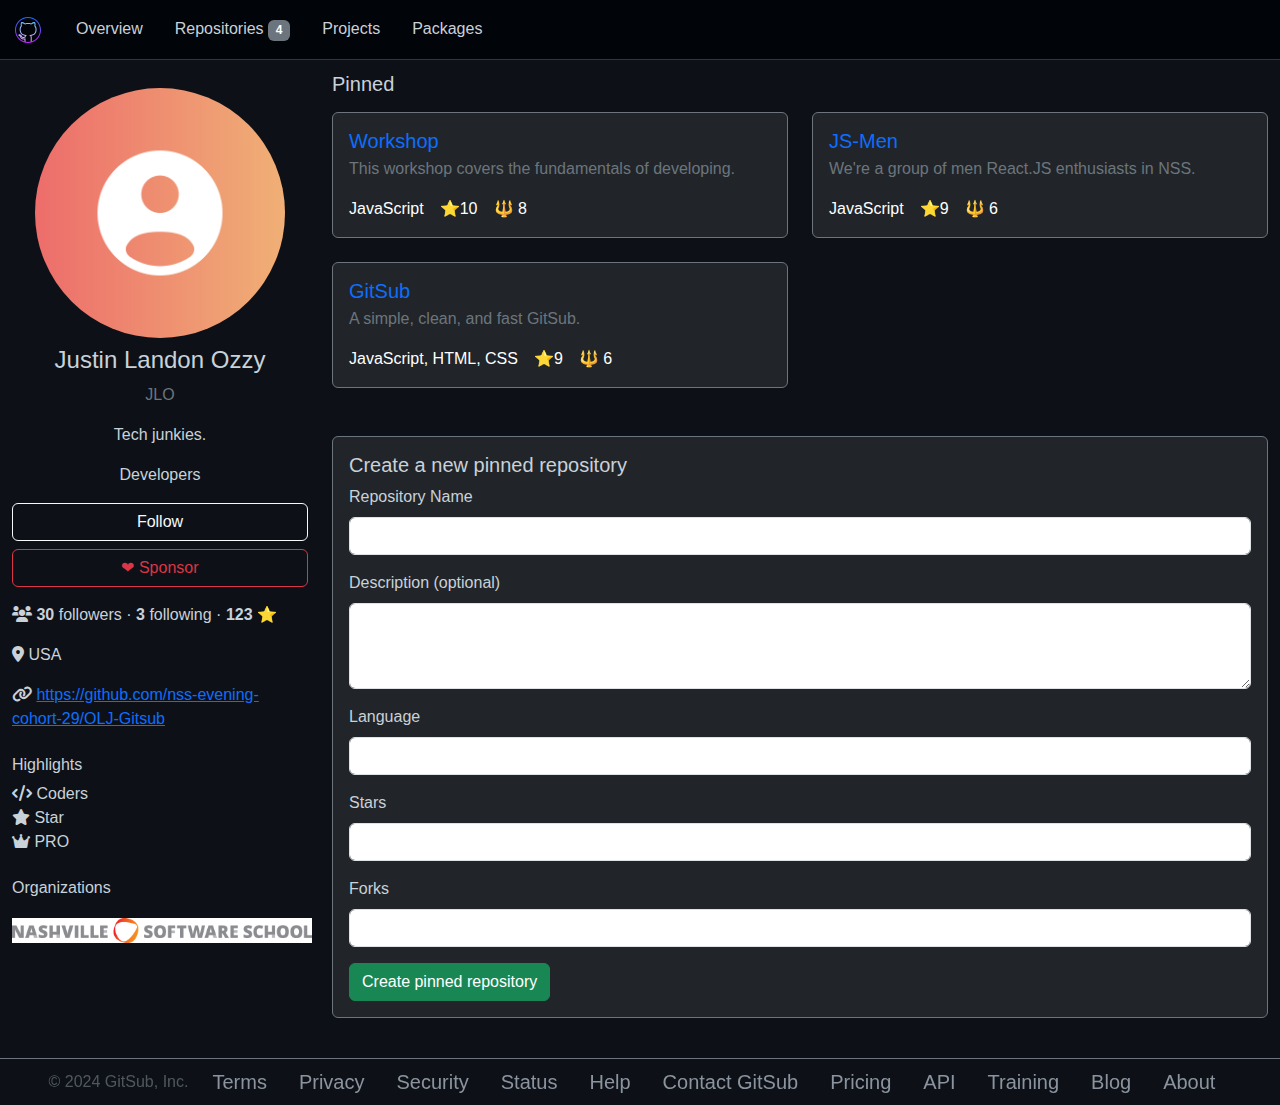
<file: pages/index.html>
<!DOCTYPE html>
<html lang="en">
<head>
    <meta charset="UTF-8">
    <meta name="viewport" content="width=device-width, initial-scale=1.0">
    <title>GitSub - Overview</title>
    <!-- Bootstrap CSS -->
    <link href="https://cdn.jsdelivr.net/npm/bootstrap@5.3.0/dist/css/bootstrap.min.css" rel="stylesheet">
    <!-- Font -->
    <link rel="stylesheet" href="https://cdnjs.cloudflare.com/ajax/libs/font-awesome/6.0.0/css/all.min.css">
    <!-- Custom CSS -->
    <link rel="stylesheet" href="../css/main.css">
    <link rel="stylesheet" href="../css/navbar.css">
    <link rel="stylesheet" href="../css/profile.css">
</head>
<body class="dark-theme">
    <div id="navbar"></div>
    
    <!-- Main content -->
    <div class="container-fluid mt-5 pt-4">
        <div class="row">
            <!-- Profile Sidebar -->
            <div class="col-md-3">
                <div class="profile-sidebar" id="profileSidebar">
                    <!-- Profile content will be dynamically inserted here -->
                </div>
            </div>
            
            <!-- Main Content -->
            <div class="col-md-9">
                <!-- Pinned Repositories Section -->
                <div class="mb-4" id="cards-section">
                    <h2 class="h5 mb-3">Pinned</h2>
                    <div class="row" id="pinnedRepos">
                        <!-- Pinned repos will be dynamically here -->
                    </div>
                </div>

                <!-- Create Pinned Repository Form -->
                <div class="card bg-dark border-secondary mb-4">
                    <div class="card-body">
                        <h3 class="card-title h5">Create a new pinned repository</h3>
                        <form data-form-type="pinned-repo" id="pinnedRepoForm">
                            <div class="mb-3">
                                <label for="repoName" class="form-label">Repository Name</label>
                                <input type="text" class="form-control" id="repoName" name="name" required>
                            </div>
                            <div class="mb-3">
                                <label for="repoDescription" class="form-label">Description (optional)</label>
                                <textarea class="form-control" id="repoDescription" name="description" rows="3"></textarea>
                            </div>
                            <div class="mb-3">
                                <label for="repoLanguage" class="form-label">Language</label>
                                <input type="text" class="form-control" id="repoLanguage" name="language" required>
                            </div>
                            <div class="mb-3">
                                <label for="repoStars" class="form-label">Stars</label>
                                <input type="number" class="form-control" id="repoStars" name="stars" required>
                            </div>
                            <div class="mb-3">
                                <label for="repoForks" class="form-label">Forks</label>
                                <input type="number" class="form-control" id="repoForks" name="forks" required>
                            </div>
                            <button type="submit" class="btn btn-success">Create pinned repository</button>
                        </form>
                    </div>
                </div>
            </div>
        </div>
    </div>

    <div id="footer"></div>
    
    <script type="module">
        import { loadComponent, renderProfile } from '../js/utils.js';
        
        document.addEventListener('DOMContentLoaded', () => {
            loadComponent('navbar', '../components/navbar.html');
            loadComponent('footer', '../components/footer.html');
            renderProfile();
        });
    </script>

    <!-- Bootstrap JS-->
    <script src="https://cdn.jsdelivr.net/npm/bootstrap@5.3.0/dist/js/bootstrap.bundle.min.js"></script>
    <!-- Custom JS -->
    <script type="module" src="../js/data.js"></script>
    <script type="module" src="../js/lists.js"></script>
    <script type="module" src="../js/forms.js"></script>
</body>
</html>
</file>
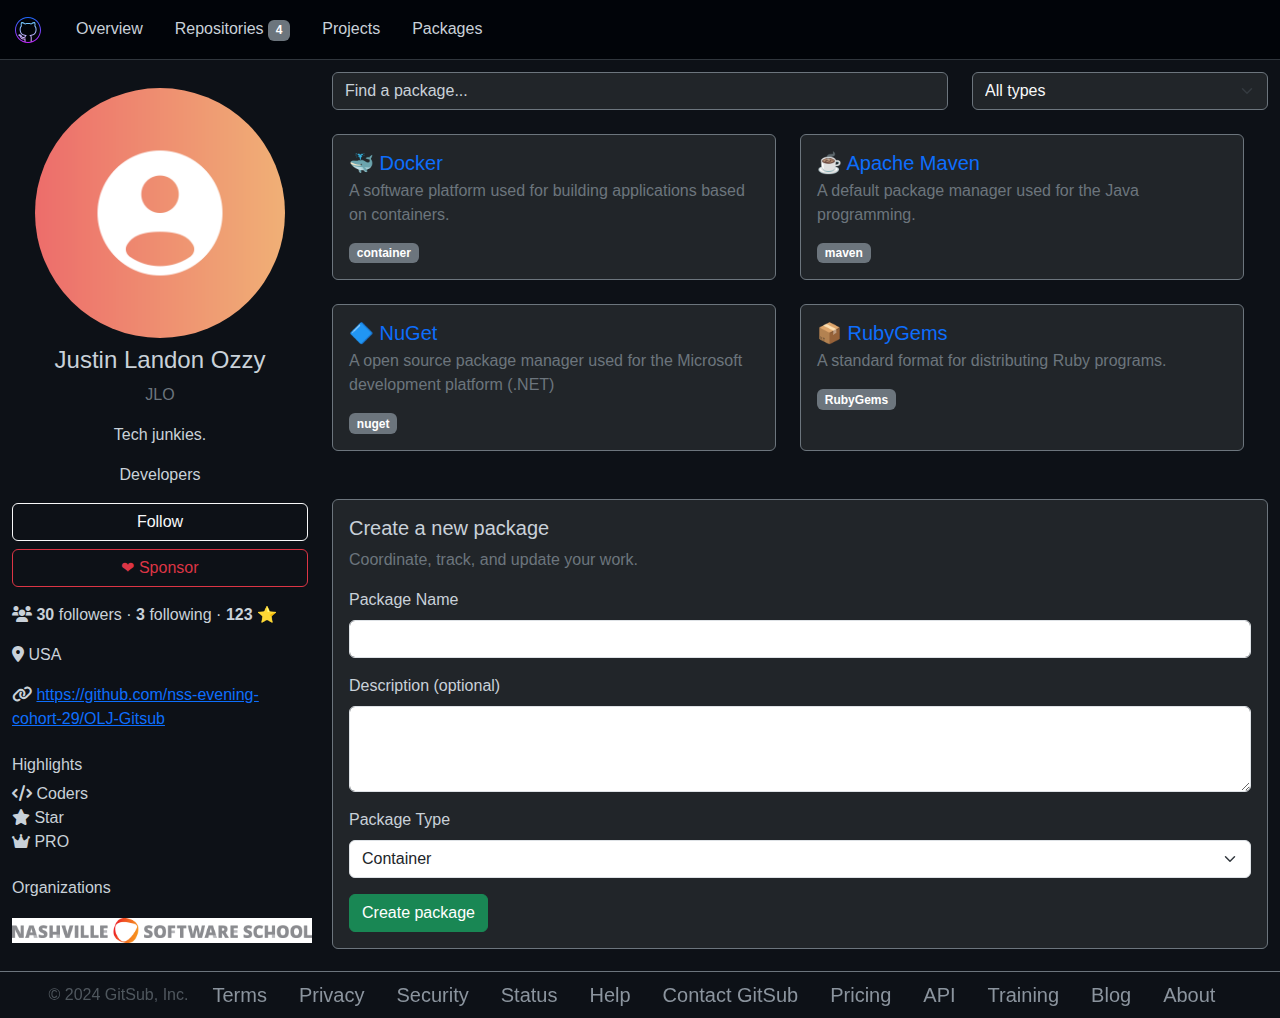
<file: pages/packages.html>
<!DOCTYPE html>
<html lang="en">
<head>
    <meta charset="UTF-8">
    <meta name="viewport" content="width=device-width, initial-scale=1.0">
    <title>GitSub - Packages</title>
    <!-- Bootstrap CSS -->
    <link href="https://cdn.jsdelivr.net/npm/bootstrap@5.3.0/dist/css/bootstrap.min.css" rel="stylesheet">
    <!-- Font -->
    <link rel="stylesheet" href="https://cdnjs.cloudflare.com/ajax/libs/font-awesome/6.0.0/css/all.min.css">
    <!-- Custom CSS -->
    <link rel="stylesheet" href="../css/main.css">
    <link rel="stylesheet" href="../css/navbar.css">
    <link rel="stylesheet" href="../css/profile.css">
</head>
<body class="dark-theme">
    <div id="navbar"></div>
    
    <div class="container-fluid mt-5 pt-4">
        <div class="row">
            <!-- Profile Sidebar -->
            <div class="col-md-3">
                <div class="profile-sidebar" id="profileSidebar">
                    <!-- Profile content will be dynamically inserted here -->
                </div>
            </div>
            
            <div class="col-md-9">
                <!-- Add search controls -->
                <div class="row mb-4">
                    <div class="col-md-8">
                        <input 
                            id="package-search"
                            type="text" 
                            class="form-control bg-dark text-light border-secondary" 
                            placeholder="Find a package..." 
                            aria-label="Search packages">
                            <br>
                    </div>
                    <div class="col-md-4">
                        <select 
                            id="package-type"
                            class="form-select bg-dark text-light border-secondary" 
                            aria-label="Package type">
                            <option value="all">All types</option>
                            <option value="container">Container</option>
                            <option value="maven">Maven</option>
                            <option value="npm">npm</option>
                            <option value="nuget">NuGet</option>
                            <option value="RubyGems">RubyGems</option>
                        </select>
                    </div>
                </div>
                
                <!-- Package Grid -->
                <div class="row g-4" id="content">
                    <!-- Packages will be dynamically inserted here -->
                </div>

                <!-- Create Package Form -->
                <div class="card bg-dark border-secondary mt-4">
                    <div class="card-body">
                        <h3 class="card-title h5">Create a new package</h3>
                        <p class="text-secondary">Coordinate, track, and update your work.</p>
                        <form id="createPackage" data-form-type="package">
                            <div class="mb-3">
                                <label for="packageName" class="form-label">Package Name</label>
                                <input type="text" class="form-control" id="packageName" name="name" required>
                            </div>
                            <div class="mb-3">
                                <label for="packageDescription" class="form-label">Description (optional)</label>
                                <textarea class="form-control" id="packageDescription" name="description" rows="3"></textarea>
                            </div>
                            <div class="mb-3">
                                <label for="packageType" class="form-label">Package Type</label>
                                <select class="form-select" id="packageType" name="type">
                                    <option value="container">Container</option>
                                    <option value="maven">Maven</option>
                                    <option value="npm">npm</option>
                                    <option value="nuget">NuGet</option>
                                    <option value="RubyGems">RubyGems</option>
                                </select>
                            </div>
                            <button type="submit" class="btn btn-success">Create package</button>
                        </form>
                    </div>
                </div>
            </div>
        </div>
    </div>

    <div id="footer"></div>

    <script type="module">
        import { loadComponent, renderProfile } from '../js/utils.js';
        import { renderPackages } from '../js/lists.js';
        
        document.addEventListener('DOMContentLoaded', () => {
            loadComponent('navbar', '../components/navbar.html');
            loadComponent('footer', '../components/footer.html');
            renderProfile();
            renderPackages();
    });
    </script>

    <!-- Bootstrap JS-->
    <script src="https://cdn.jsdelivr.net/npm/bootstrap@5.3.0/dist/js/bootstrap.bundle.min.js"></script>
    <!-- Custom JS -->
    <script type="module" src="../js/data.js"></script>
    <script type="module" src="../js/lists.js"></script>
    <script type="module" src="../js/forms.js"></script>
</body>
</html>
</file>
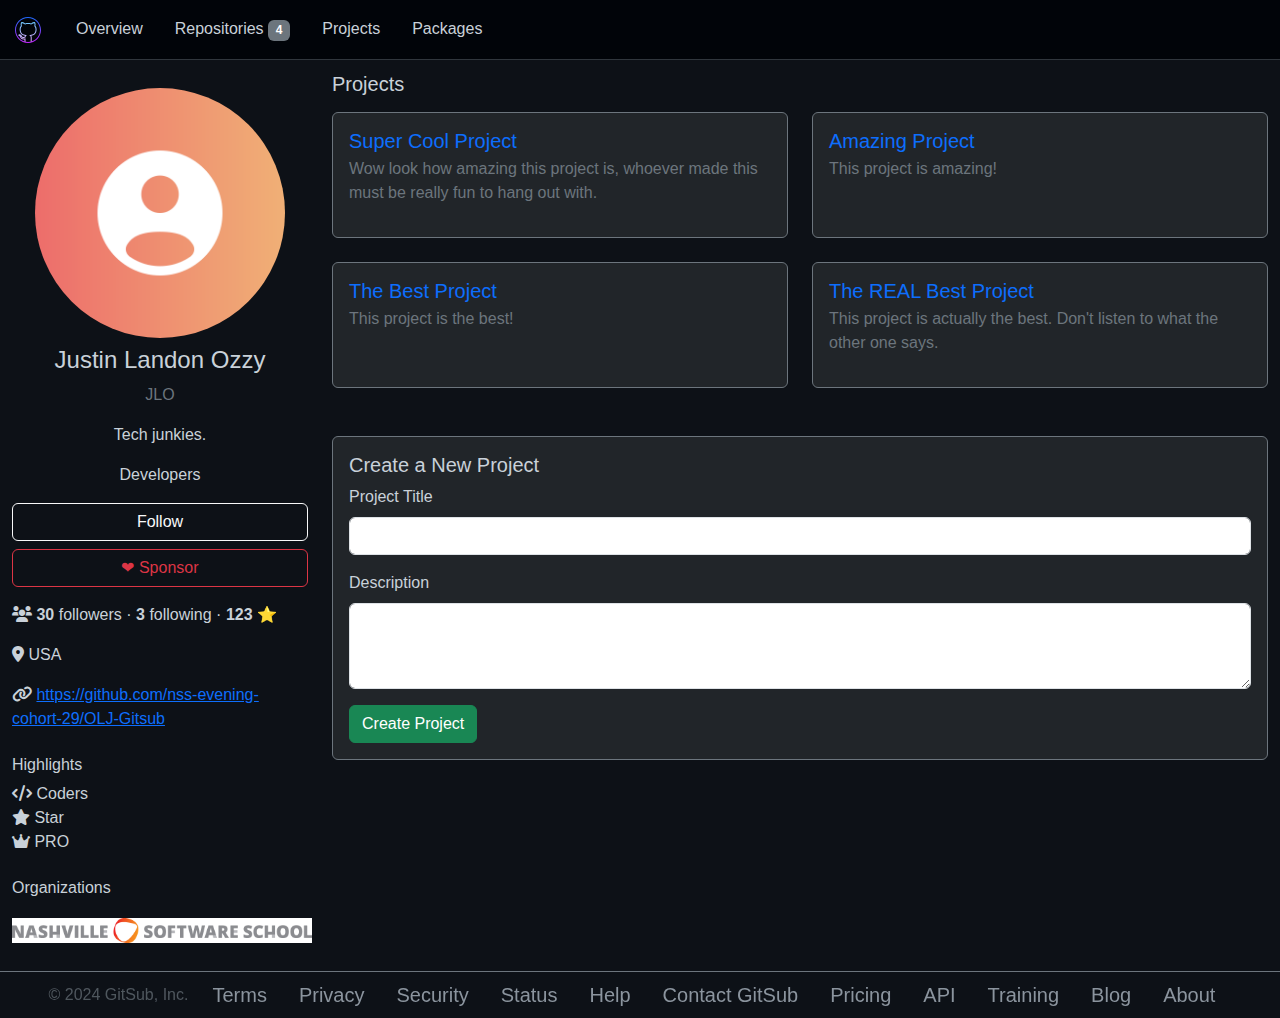
<file: pages/projects.html>
<!DOCTYPE html>
<html lang="en">
<head>
    <meta charset="UTF-8">
    <meta name="viewport" content="width=device-width, initial-scale=1.0">
    <title>GitSub - Projects</title>
    <!-- Bootstrap CSS -->
    <link href="https://cdn.jsdelivr.net/npm/bootstrap@5.3.0/dist/css/bootstrap.min.css" rel="stylesheet">
    <!-- Font -->
    <link rel="stylesheet" href="https://cdnjs.cloudflare.com/ajax/libs/font-awesome/6.0.0/css/all.min.css">
    <!-- Custom CSS -->
    <link rel="stylesheet" href="../css/main.css">
    <link rel="stylesheet" href="../css/navbar.css">
    <link rel="stylesheet" href="../css/profile.css">
</head>
<body class="dark-theme">
    <div id="navbar"></div>
    
    <!-- Main content -->
    <div class="container-fluid mt-5 pt-4">
        <div class="row">
            <!-- Profile Sidebar -->
            <div class="col-md-3">
                <div class="profile-sidebar" id="profileSidebar">
                    <!-- Profile content will be dynamically inserted here -->
                </div>
            </div>
            
            <!-- Main Content -->
            <div class="col-md-9">
                <!-- Projects Section -->
                <div class="mb-4" id="cards-section">
                    <h2 class="h5 mb-3">Projects</h2>
                    <div class="row" id="projects">
                        <!-- Projects will be dynamically added here -->
                    </div>
                </div>

                <!-- Create Project Form -->
                <div class="card bg-dark border-secondary mb-4">
                    <div class="card-body">
                        <h3 class="card-title h5">Create a New Project</h3>
                        <form id="createProject">
                            <div class="mb-3">
                                <label for="projectTitle" class="form-label">Project Title</label>
                                <input type="text" class="form-control" id="projectTitle" name="name" required>
                            </div>
                            <div class="mb-3">
                                <label for="projectDescription" class="form-label">Description</label>
                                <textarea class="form-control" id="projectDescription" name="description" rows="3"></textarea>
                            </div>
                            <button type="submit" class="btn btn-success" id="newProjectBtn">Create Project</button>
                        </form>
                    </div>
                </div>
            </div>
        </div>
    </div>

    <div id="footer"></div>
    
    <script type="module">
        import { loadComponent, renderProfile } from '../js/utils.js';
        
        document.addEventListener('DOMContentLoaded', () => {
            loadComponent('navbar', '../components/navbar.html');
            loadComponent('footer', '../components/footer.html');
            renderProfile();
    });
    </script>

    <!-- Bootstrap JS-->
    <script src="https://cdn.jsdelivr.net/npm/bootstrap@5.3.0/dist/js/bootstrap.bundle.min.js"></script>
    <!-- Custom JS -->
    <script type="module" src="../js/data.js"></script>
    <script type="module" src="../js/lists.js"></script>
    <script type="module" src="../js/forms.js"></script>
</body>
</html>
</file>
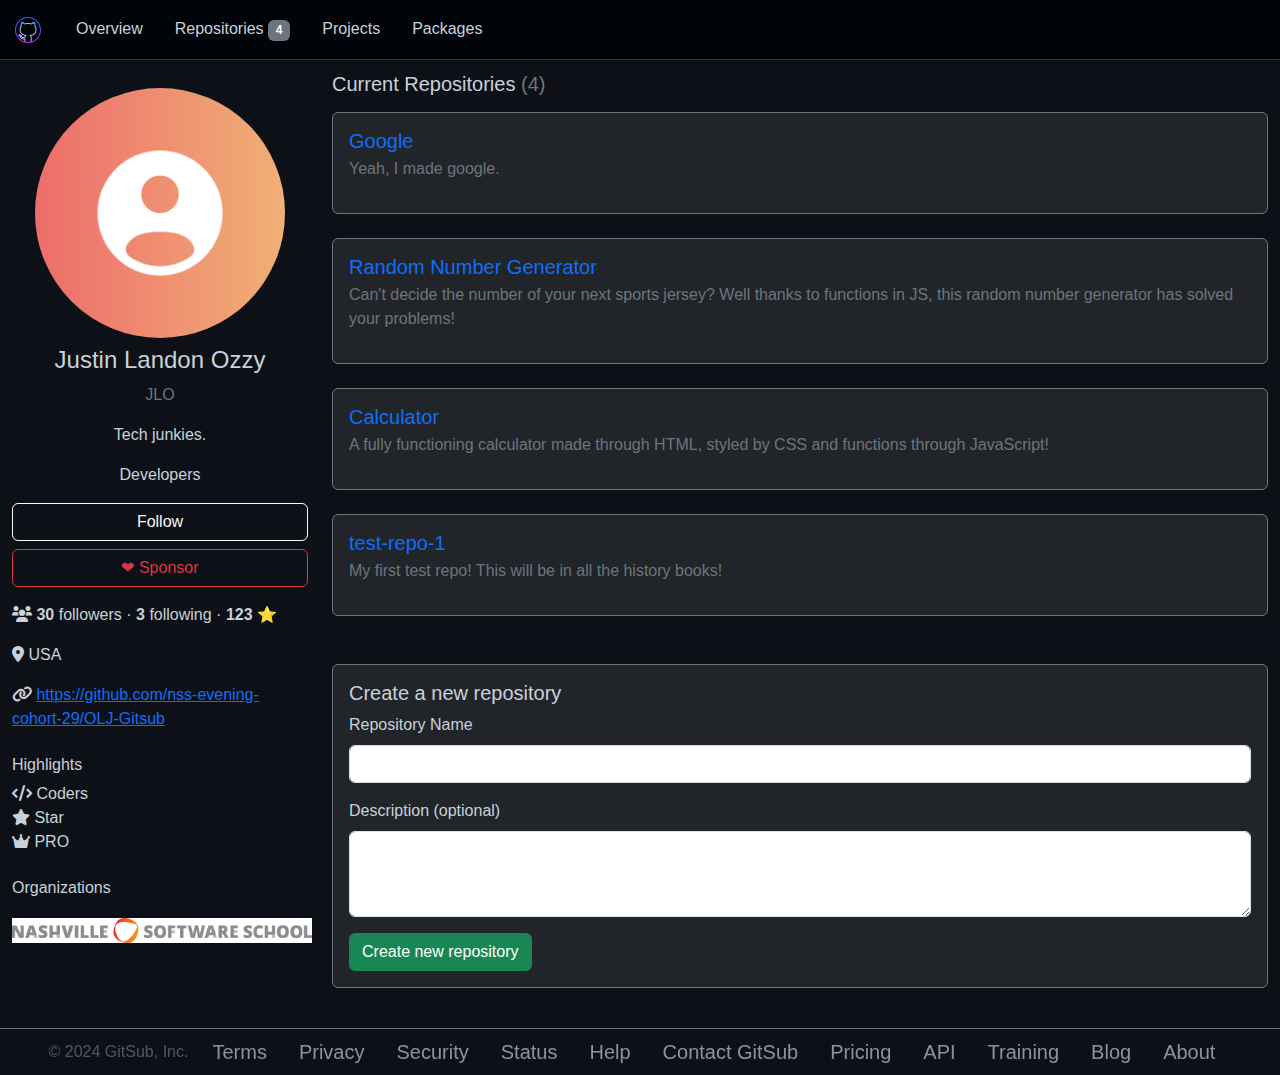
<file: pages/repos.html>
<!DOCTYPE html>
<html lang="en">
<head>
    <meta charset="UTF-8">
    <meta name="viewport" content="width=device-width, initial-scale=1.0">
    <title>GitSub - Repositories</title>
    <!-- Bootstrap CSS -->
    <link href="https://cdn.jsdelivr.net/npm/bootstrap@5.3.0/dist/css/bootstrap.min.css" rel="stylesheet">
    <!-- Font -->
    <link rel="stylesheet" href="https://cdnjs.cloudflare.com/ajax/libs/font-awesome/6.0.0/css/all.min.css">
    <!-- Custom CSS -->
    <link rel="stylesheet" href="../css/main.css">
    <link rel="stylesheet" href="../css/navbar.css">
    <link rel="stylesheet" href="../css/profile.css">
</head>
<body class="dark-theme">
    <div id="navbar"></div>
    
    <!-- Main content -->
    <div class="container-fluid mt-5 pt-4">
        <div class="row">
            <!-- Profile Sidebar -->
            <div class="col-md-3">
                <div class="profile-sidebar" id="profileSidebar">
                    <!-- Profile content will be dynamically inserted here -->
                </div>
            </div>

            <!-- Main Content -->
            <div class="col-md-9">
                <!-- Current Repositories Section -->
                <div class="mb-4" id="cards-section">
                    <h2 class="h5 mb-3">
                        Current Repositories 
                        <span class="text-secondary" id="repoCountSpan"></span>
                    </h2>
                    <div class="row" id="currentRepos">
                        <!-- Current repos will be dynamically here -->
                    </div>
                </div>

     <!-- Create Repositories Form -->
                <div class="card bg-dark border-secondary mb-4">
                    <div class="card-body">
                        <h3 class="card-title h5">Create a new repository</h3>
                        <form id="CreateRepoForm">
                            <div class="mb-3">
                                <label for="repoName" class="form-label">Repository Name</label>
                                <input type="text" class="form-control" id="repoName" name="name" required>
                            </div>
                            <div class="mb-3">
                                <label for="repoDescription" class="form-label">Description (optional)</label>
                                <textarea class="form-control" id="repoDescription" name="description" rows="3"></textarea>
                            </div>
                            <button type="submit" class="btn btn-success">Create new repository</button>
                        </form>
                    </div>
                </div>
            </div>
        </div>
    </div>
    
    <div id="footer"></div>

    <script type="module">
        import { loadComponent, renderProfile } from '../js/utils.js'; 
        import { renderRepositories } from '../js/lists.js';
        import appData from '../js/data.js';
        
        document.addEventListener('DOMContentLoaded', () => {
            loadComponent('navbar', '../components/navbar.html');
            loadComponent('footer', '../components/footer.html');
            renderProfile();
            renderRepositories();
            
            // Display repo count
            const repoCountSpan = document.getElementById('repoCountSpan');
            repoCountSpan.textContent = `(${appData.siteStats.repoCount})`;
        });
    </script>
    <!-- Bootstrap JS-->
    <script src="https://cdn.jsdelivr.net/npm/bootstrap@5.3.0/dist/js/bootstrap.bundle.min.js"></script>
    <!-- Custom JS -->
    <script type="module" src="../js/data.js"></script>
    <script type="module" src="../js/lists.js"></script>
    <script type="module" src="../js/forms.js"></script>
</body>
</html>
</file>
<file: css/main.css>
:root {
    --bg-dark: #0d1117;
    --bg-darker: #010409;
    --text-primary: #c9d1d9;
    --text-secondary: #8b949e;
    --border-color: #30363d;
    --btn-bg: #21262d;
    --btn-hover: #30363d;
    --link-color: #58a6ff;
    --green: #238636;
}
main {
    margin-bottom: 50px;
}

body {
    margin: 0;
    padding: 0;
    font-family: -apple-system, BlinkMacSystemFont, "Segoe UI", Helvetica, Arial, sans-serif;
    background-color: var(--bg-dark);
    color: var(--text-primary);
    min-height: 100vh;
    display: flex;
    flex-direction: column;
}

.footer {
    position: sticky;
    bottom: 0;
    width: 100%;
    padding: 1rem 0;
    text-align: center;
    border-top: 0px solid var(--border-color);
    z-index: 1000;
    height: 10px;
}

.footer-links a {
    color: var(--text-secondary);
    text-decoration: none;
    font-size: 20px;
    transition: color 0.2s ease;
    margin: auto 1rem;
    opacity: 1;
}

.footer-links a:hover {
    color: var(--link-color);
    text-decoration: none;
    opacity: 1;
}

.card-title, .form-label {
    color: var(--text-primary)
}

#package-search::placeholder {
    color: var(--text-primary);
}
</file>
<file: css/navbar.css>
.navbar {
    background-color: var(--bg-darker);
    border-bottom: 1px solid var(--border-color);
}

.nav-link {
    color: var(--text-primary) !important;
    padding: 0.5rem 1rem;
    margin: auto 0.5rem;
}

.nav-link:hover {
    color: var(--text-secondary) !important;
}

.nav-link.active {
    color: var(--text-primary) !important;
    border-bottom: 2px solid var(--orange);
}
</file>
<file: css/profile.css>
.profile-pic {
    width: 250px;
    height: 250px;
    border-radius: 50%;
    object-fit: contain;
    margin-top: 1rem;
    margin-bottom: 0.5rem;
}

.profile-header {
    text-align: center;
    margin-bottom: 1rem;
}

.org-avatar {
    width: 300px;
    height: 50px;
    border-radius: 6px;  /*Rounded corners */
    object-fit: contain;
}
</file>
